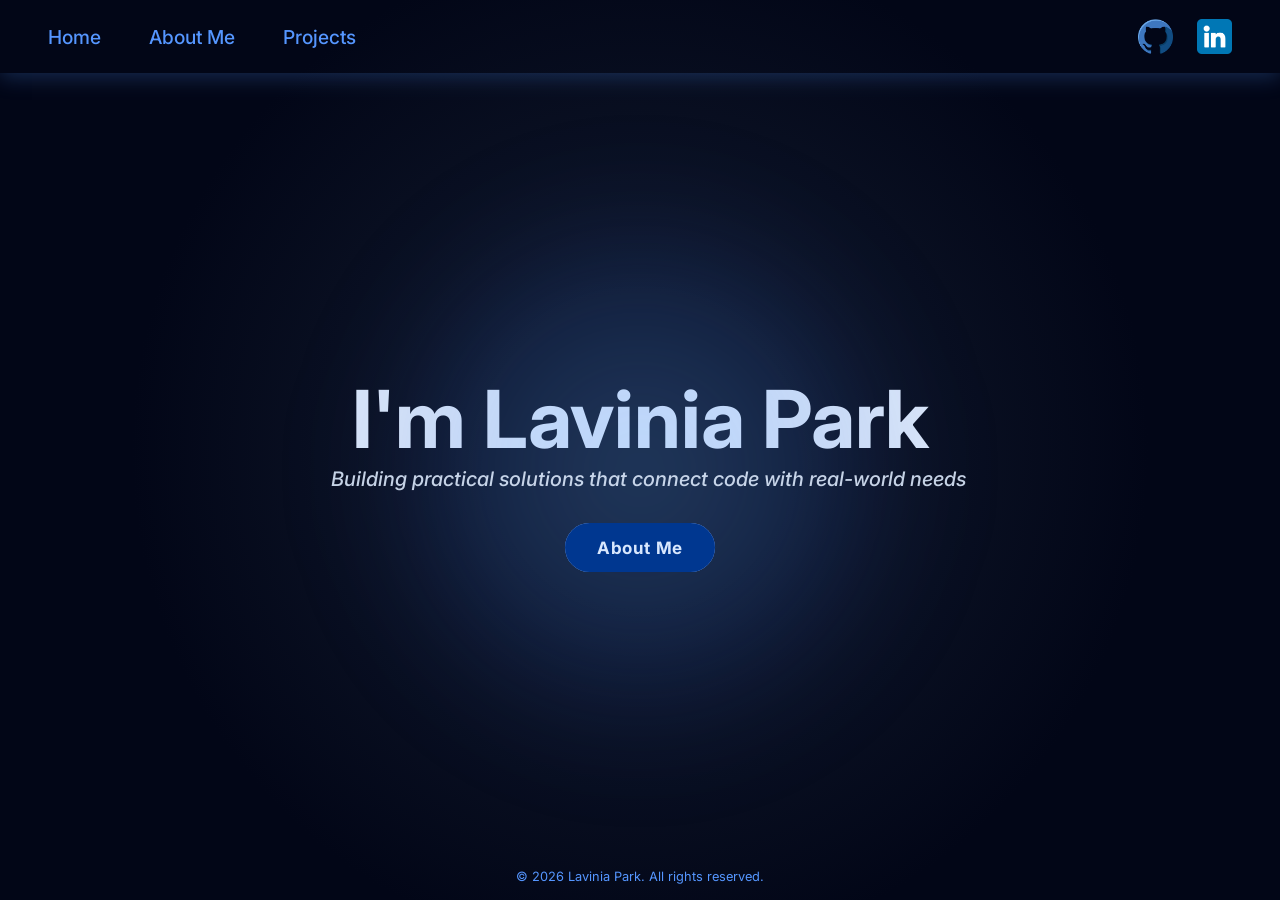
<file: index.html>
<!DOCTYPE html>
<html lang="en">
<head>
    <meta charset="UTF-8">
    <meta name="viewport" content="width=device-width, initial-scale=1.0">
    <title>Personal Portfolio - Lavinia Park</title>
    
    <link rel="stylesheet" href="css/style.css">
    <link rel="preconnect" href="https://fonts.googleapis.com">
    <link rel="preconnect" href="https://fonts.gstatic.com" crossorigin>
    <link href="https://fonts.googleapis.com/css2?family=Inter:ital,opsz,wght@0,14..32,100..900;1,14..32,100..900&display=swap" rel="stylesheet">
</head>
<body>
    <section class="hero">
        <header class="menu">
            <nav>
                <ul>
                    <li><a href="index.html" class="navbar">Home</a></li>
                    <li><a href="about.html" class="navbar">About Me</a></li>
                    <li><a href="projects.html" class="navbar">Projects</a></li>
                </ul>
                <div class="icons">
                    <a href="https://github.com/laviniapark" target="_blank">
                        <img src="images/github.png" alt="Github Icon">
                    </a>
                    <a href="https://www.linkedin.com/in/lavinia-park-l01122003/" target="_blank">
                        <img src="images/linkedin.png" alt="Linkedin Icon">
                    </a>
                </div>
            </nav>
        </header>
        <main>
            <div class="blob"></div>

            <div class="hero-box">
                <div class="hero-content">
                    <h1>I'm Lavinia Park</h1>
                    <p>Building practical solutions that connect code with real-world needs</p>
                </div>
                <a href="about.html" class="btn"><span>About Me</span></a>
            </div>
        </main>
        <footer>
            <p class="copyright">© 2026 Lavinia Park. All rights reserved.</p>
        </footer>
    </section>
</body>
</html>
</file>
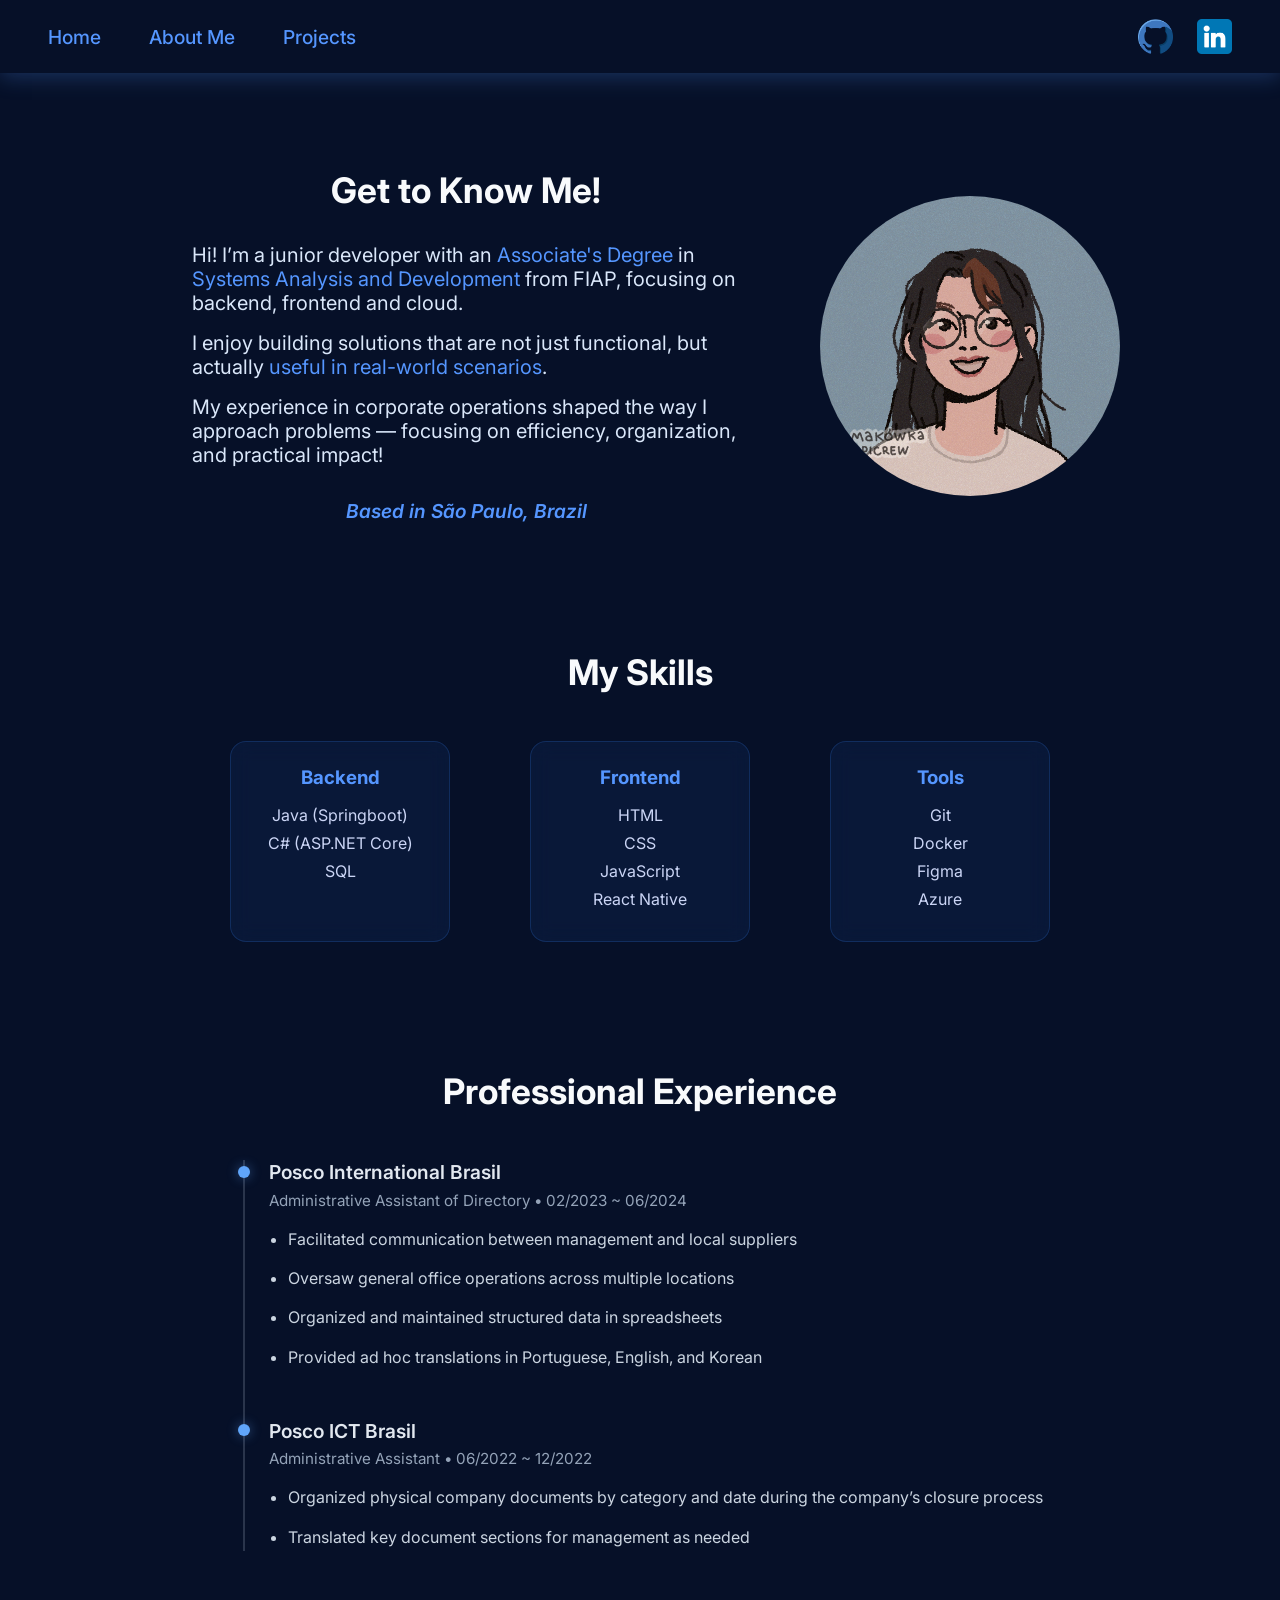
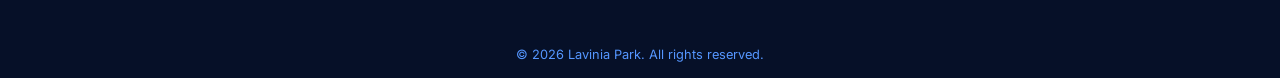
<file: about.html>
<!DOCTYPE html>
<html lang="en">
<head>
    <meta charset="UTF-8">
    <meta name="viewport" content="width=device-width, initial-scale=1.0">
    <title>Personal Portfolio - Lavinia Park</title>

    <link rel="stylesheet" href="css/style.css">
    <link rel="preconnect" href="https://fonts.googleapis.com">
    <link rel="preconnect" href="https://fonts.gstatic.com" crossorigin>
    <link href="https://fonts.googleapis.com/css2?family=Inter:ital,opsz,wght@0,14..32,100..900;1,14..32,100..900&display=swap" rel="stylesheet">
</head>
<body>
    <header class="menu">
        <nav>
            <ul>
                <li><a href="index.html" class="navbar">Home</a></li>
                <li><a href="about.html" class="navbar">About Me</a></li>
                <li><a href="projects.html" class="navbar">Projects</a></li>
            </ul>
            <div class="icons">
                <a href="https://github.com/laviniapark" target="_blank">
                    <img src="images/github.png" alt="Github Icon">
                </a>
                <a href="https://www.linkedin.com/in/lavinia-park-l01122003/" target="_blank">
                    <img src="images/linkedin.png" alt="Linkedin Icon">
                </a>
            </div>
        </nav>
    </header>
    <main>
        <div class="about">
            <section class="intro">
                <h1>Get to Know Me!</h1>
                <p>Hi! I’m a junior developer with an <span class="color">Associate's Degree</span> in <span class="color">Systems Analysis and Development</span> from FIAP, focusing on backend, frontend and cloud.</p>
                <p>I enjoy building solutions that are not just functional, but actually <span class="color">useful in real-world scenarios</span>.</p>
                <p>My experience in corporate operations shaped the way I approach problems — focusing on efficiency, organization, and practical impact!</p>
                <span class="italic-text">Based in São Paulo, Brazil</span>
            </section>
            <img src="images/my-icon.png" alt="My Icon" class="profile-pic">
        </div>
        <section class="skills">
            <h1>My Skills</h1>
            <div class="skills-container">
                <div class="skill-card">
                <h3>Backend</h3>
                <ul>
                    <li>Java (Springboot)</li>
                    <li>C# (ASP.NET Core)</li>
                    <li>SQL</li>
                </ul>
                </div>

                <div class="skill-card">
                <h3>Frontend</h3>
                <ul>
                    <li>HTML</li>
                    <li>CSS</li>
                    <li>JavaScript</li>
                    <li>React Native</li>
                </ul>
                </div>

                <div class="skill-card">
                <h3>Tools</h3>
                <ul>
                    <li>Git</li>
                    <li>Docker</li>
                    <li>Figma</li>
                    <li>Azure</li>
                </ul>
                </div>
            </div>
        </section>
        <section class="experience">
            <h1>Professional Experience</h1>
            <div class="timeline">
                <div class="timeline-item">
                    <div class="timeline-dot"></div>
                    <div class="timeline-content">
                        <h3>Posco International Brasil</h3>
                        <span>Administrative Assistant of Directory • 02/2023 ~ 06/2024</span>
                        <ul>
                            <li>Facilitated communication between management and local suppliers</li>
                            <li>Oversaw general office operations across multiple locations</li>
                            <li>Organized and maintained structured data in spreadsheets</li>
                            <li>Provided ad hoc translations in Portuguese, English, and Korean</li>
                        </ul>
                    </div>
                </div>

                <div class="timeline-item">
                    <div class="timeline-dot"></div>
                    <div class="timeline-content">
                        <h3>Posco ICT Brasil</h3>
                        <span>Administrative Assistant • 06/2022 ~ 12/2022</span>
                        <ul>
                            <li>Organized physical company documents by category and date during the company’s closure process</li>
                            <li>Translated key document sections for management as needed</li>
                        </ul>
                    </div>
                </div>
            </div>
        </section>
    </main>
    <footer>
        <p class="copyright">© 2026 Lavinia Park. All rights reserved.</p>
    </footer>
</body>
</html>
</file>
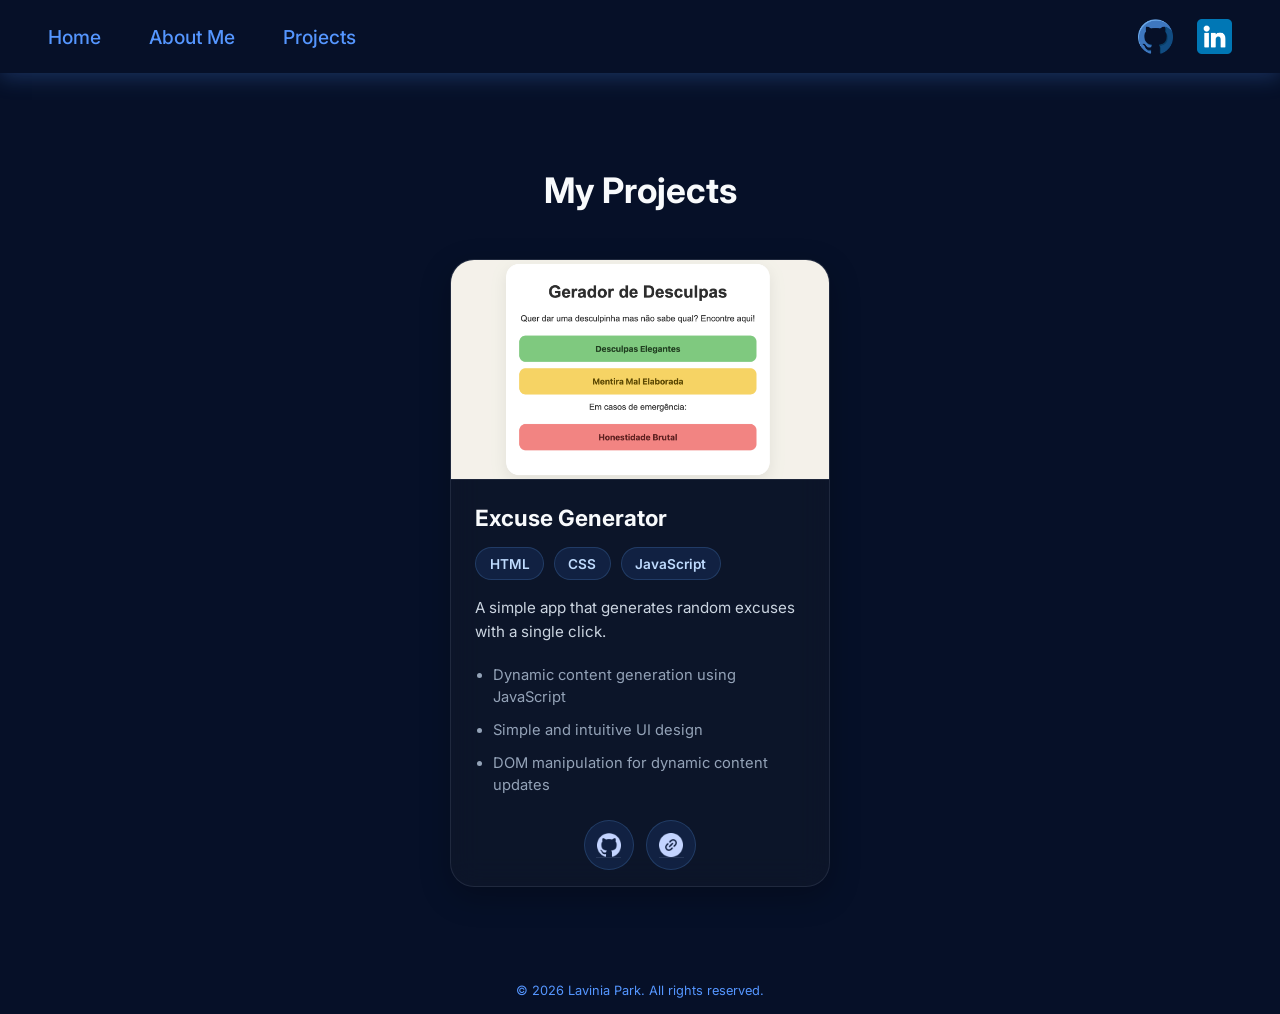
<file: projects.html>
<!DOCTYPE html>
<html lang="en">
<head>
    <meta charset="UTF-8">
    <meta name="viewport" content="width=device-width, initial-scale=1.0">
    <title>Personal Portfolio - Lavinia Park</title>

    <link rel="stylesheet" href="css/style.css">
    <link rel="preconnect" href="https://fonts.googleapis.com">
    <link rel="preconnect" href="https://fonts.gstatic.com" crossorigin>
    <link href="https://fonts.googleapis.com/css2?family=Inter:ital,opsz,wght@0,14..32,100..900;1,14..32,100..900&display=swap" rel="stylesheet">
</head>
<body>
    <header class="menu">
        <nav>
            <ul>
                <li><a href="index.html" class="navbar">Home</a></li>
                <li><a href="about.html" class="navbar">About Me</a></li>
                <li><a href="projects.html" class="navbar">Projects</a></li>
            </ul>
            <div class="icons">
                <a href="https://github.com/laviniapark" target="_blank">
                    <img src="images/github.png" alt="Github Icon">
                </a>
                <a href="https://www.linkedin.com/in/lavinia-park-l01122003/" target="_blank">
                    <img src="images/linkedin.png" alt="Linkedin Icon">
                </a>
            </div>
        </nav>
    </header>
    <main>
        <section class="projects">
            <h1>My Projects</h1>

            <div class="project-cards">
                <div class="project-card">
                    <img src="images/excuse-generator.png" alt="Excuse Generator Project">

                    <div class="project-content">
                        <h3>Excuse Generator</h3>

                        <div class="project-tags">
                            <span>HTML</span>
                            <span>CSS</span>
                            <span>JavaScript</span>
                        </div>

                        <p class="project-description">
                            A simple app that generates random excuses with a single click.
                        </p>

                        <ul class="project-highlights">
                            <li>Dynamic content generation using JavaScript</li>
                            <li>Simple and intuitive UI design</li>
                            <li>DOM manipulation for dynamic content updates</li>
                        </ul>
                    </div>
                    <div class="project-icons">
                        <a href="https://github.com/laviniapark/gerador-de-desculpas" target="_blank" title="View Code"><img src="images/github.png" alt="Github Icon"></a>
                        <a href="https://gerador-de-desculpas-six.vercel.app/" target="_blank" title="View Live Demo"><img src="images/link.png" alt="Live Demo Icon"></a>
                    </div>
                </div>
            </div>
        </section>
    </main>
    <footer>
        <p class="copyright">© 2026 Lavinia Park. All rights reserved.</p>
    </footer>
</body>
</html>
</file>
<file: css/style.css>
* {
  margin: 0;
  padding: 0;
  box-sizing: border-box;
}

body {
  margin: 0;
  font-family: 'Inter', sans-serif;
  color: #dae7fa;
  background-color: #061028;
  min-height: 100vh;
}

header {
  position: relative;
  z-index: 2;
  padding: 1.2rem 3rem;
}

/* Navigation Bar */
header nav {
  display: flex;
  justify-content: space-between;
  align-items: center;
}

header ul {
  list-style-type: none;
  display: flex;
  gap: 3rem;
  margin: 0;
  padding: 0;
}

.navbar {
  position: relative;
  text-decoration: none;
  color: #5596ff;
  font-weight: 500;
  font-size: 1.2rem;
}

.navbar::after {
  content: "";
  position: absolute;
  left: 0;
  bottom: -3px;
  width: 100%;
  height: 2px;
  background: #3b83f6;
  transform: scaleX(0);
  transform-origin: center;
  transition: transform 0.25s ease;
}

.navbar:hover {
  color: #92bcff;
}

.navbar:hover::after {
  transform: scaleX(1);
}

.icons {
  display: flex;
  align-items: center;
  gap: 1.5rem;
  margin-left: 3rem;
}

.icons a {
  display: flex;
  align-items: center;
}

.icons img {
  display: block;
  width: 35px;
  height: 35px;
}

main {
  position: relative;
  z-index: 2;
  flex: 1;
  display: flex;
  flex-direction: column;
  align-items: center;
  justify-content: center;
  gap: 2rem;
}

.hero {
  position: relative;
  min-height: 100vh;
  overflow: hidden;
  background: radial-gradient(circle at center, #0f172a 20%, #020617 65%);
  display: flex;
  flex-direction: column;
}

.blob {
  position: absolute;
  width: 560px;
  height: 560px;
  border-radius: 50%;
  pointer-events: none;
  top: 50%;
  left: 50%;
  transform: translate(-50%, -50%);
  filter: blur(50px);
  background: radial-gradient(
    circle,
    rgba(96, 165, 250, 0.25) 0%,
    rgba(59, 130, 246, 0.15) 40%,
    rgba(30, 64, 175, 0.08) 60%,
    transparent 75%
  );
}

/*Home Main Section*/

.hero-box {
  display: flex;
  flex-direction: column;
  align-items: center;
}

.hero-content {
  display: flex;
  flex-direction: column;
  align-items: center;
  text-align: center;
  animation: subirTexto 0.8s ease forwards;
  animation-delay: 1s;
  padding-bottom: 2rem;
}

.hero-content h1 {
    font-size: 5rem;
}

.hero-content p {
    font-weight: 500;
    opacity: 0.9;
    font-size: 1.25rem;
    padding-left: 1rem;
    font-style: italic;
}

.btn {
 outline: none;
 cursor: pointer;
 border: none;
 padding: 0.9rem 2rem;
 margin: 0;
 font-family: inherit;
 font-size: inherit;
 position: relative;
 display: inline-block;
 letter-spacing: 0.05rem;
 font-weight: 700;
 font-size: 17px;
 border-radius: 500px;
 overflow: hidden;
 background: #92bcff;
 color: #d8e7fd;
 text-decoration: none;
}

.btn span {
 position: relative;
 z-index: 10;
 transition: color 0.4s;
}

.btn:hover span {
 color: #003790;
}

.btn::before {
 content: "";
 position: absolute;
 top: 0;
 left: -10%;
 width: 120%;
 height: 100%;
 background: #003790;
 transform: skew(30deg);
 transition: transform 0.4s cubic-bezier(0.3, 1, 0.8, 1);
}

.btn:hover::before {
 transform: translate3d(100%, 0, 0);
}


/*Footer*/

footer {
  position: relative;
  z-index: 2;
  padding-bottom: 1rem;
}

.copyright {
  color: #5596ff;
  font-size: 0.8rem;
  text-align: center;
  margin: 0;
}

/*------------*/
/*ABOUT ME CSS*/
/*------------*/

.menu {
  box-shadow: 0 4px 20px rgba(85, 150, 255, 0.25);
}

.about {
    display: flex;
    align-items: center;
    justify-content: center;
    gap: 5rem;
}

.intro {
  display: flex;
  flex-direction: column;
  align-items: center;
  text-align: left;
  max-width: 580px;
  padding: 6rem 0rem;
  padding-left: 2rem;
  gap: 1rem;
}

.intro h1 {
    font-size: 2.2rem;
    margin-bottom: 1rem;
    color: #f8fafc;
}

.intro p {
    font-size: 1.25rem;
}

.color {
    font-size: 1.25rem;
    color: #5596ff;
    font-weight: 400;
}

.italic-text {
    font-size: 1.20rem;
    font-style: italic;
    font-weight: 600;
    color: #5596ff;
    padding-top: 1rem;
}

.profile-pic {
    width: 300px;
    height: 300px;
    border-radius: 50%;
    object-fit: cover;

}

/*SKILL SECTION*/

.skills {
  width: 100%;
  max-width: 1000px;
  text-align: center;
}

.skills h1 {
  font-size: 2.2rem;
  margin-bottom: 3rem;
  color: #f8fafc;
}

.skills-container {
  display: flex;
  justify-content: center;
  gap: 5rem;
  flex-wrap: wrap;
}

.skill-card {
  background: rgba(59, 131, 246, 0.08);
  border: 1px solid rgba(59, 131, 246, 0.2);
  border-radius: 16px;
  padding: 1.5rem 2rem;
  width: 220px;

  backdrop-filter: blur(10px);
  transition: all 0.3s ease;
}

.skill-card:hover {
  transform: translateY(-6px) scale(1.02);
  border: 1px solid rgba(96, 165, 250, 0.5);
  background: rgba(59, 131, 246, 0.12);
  box-shadow: 0 10px 25px rgba(59, 131, 246, 0.15);
}

.skill-card h3 {
  margin-bottom: 1rem;
  color: #5596ff;
}

.skill-card:hover h3 {
  color: #7fb3ff;
}

.skill-card ul {
  list-style: none;
  padding: 0;
}

.skill-card li {
  margin: 0.5rem 0;
  color: #cbd5f5;
  font-weight: 400;
}

/*PROFESSIONAL EXPERIENCE CSS*/

.experience {
  padding: 6rem 8%;
}

.experience h1 {
  font-size: 2.2rem;
  margin-bottom: 3rem;
  color: #f8fafc;
  text-align: center;
}

.timeline {
  position: relative;
  padding-left: 2rem;
}

.timeline::before {
  content: "";
  position: absolute;
  top: 0;
  left: 0.35rem;
  width: 2px;
  height: 100%;
  background: rgba(148, 163, 184, 0.25);
}

.timeline-item {
  position: relative;
  margin-bottom: 3rem;
}

.timeline-item:last-child {
  margin-bottom: 0;
}

.timeline-dot {
  position: absolute;
  top: 0.35rem;
  left: -1.95rem;
  width: 12px;
  height: 12px;
  border-radius: 50%;
  background: #60a5fa;
  box-shadow: 0 0 12px rgba(96, 165, 250, 0.45);
}

.timeline-content h3 {
  font-size: 1.2rem;
  font-weight: 600;
  color: #e2e8f0;
  margin-bottom: 0.35rem;
}

.timeline-content span {
  display: inline-block;
  font-size: 0.95rem;
  color: #94a3b8;
  margin-bottom: 1rem;
}

.timeline-content ul {
  padding-left: 1.2rem;
}

.timeline-content li {
  margin-bottom: 0.75rem;
  line-height: 1.7;
  color: #cbd5e1;
}

.timeline-content li:last-child {
  margin-bottom: 0;
}

/*PROJECTS CSS*/

.projects {
  width: 100%;
  max-width: 1200px;
  margin: 0 auto;
  padding: 6rem 2rem;
}

.projects h1 {
  font-size: 2.2rem;
  text-align: center;
  margin-bottom: 3rem;
  color: #f8fafc;
}

.project-cards {
  display: flex;
  justify-content: center;
  flex-wrap: wrap;
  gap: 2rem;
}

.project-card {
  width: 100%;
  max-width: 380px;
  background: rgba(15, 23, 42, 0.75);
  border: 1px solid rgba(148, 163, 184, 0.15);
  border-radius: 24px;
  overflow: hidden;
  box-shadow: 0 10px 30px rgba(0, 0, 0, 0.25);
  backdrop-filter: blur(14px);
  transition: transform 0.3s ease, box-shadow 0.3s ease, border-color 0.3s ease;
}

.project-card:hover {
  transform: translateY(-8px);
  border-color: rgba(96, 165, 250, 0.35);
  box-shadow: 0 18px 45px rgba(0, 0, 0, 0.35);
}

.project-card img {
  width: 100%;
  height: 220px;
  object-fit: cover;
  display: block;
  border-bottom: 1px solid rgba(148, 163, 184, 0.12);
}

.project-content {
  padding: 1.5rem;
}

.project-content h3 {
  font-size: 1.4rem;
  margin-bottom: 1rem;
  color: #f8fafc;
}

.project-tags {
  display: flex;
  flex-wrap: wrap;
  gap: 0.6rem;
  margin-bottom: 1rem;
}

.project-tags span {
  padding: 0.45rem 0.85rem;
  border-radius: 999px;
  font-size: 0.85rem;
  font-weight: 600;
  color: #bfdbfe;
  background: rgba(59, 130, 246, 0.12);
  border: 1px solid rgba(96, 165, 250, 0.2);
}

.project-description {
  font-size: 0.95rem;
  line-height: 1.6;
  color: #cbd5e1;
  margin-bottom: 1.2rem;
}

.project-highlights {
  padding-left: 1.1rem;
  color: #94a3b8;
  display: flex;
  flex-direction: column;
  gap: 0.7rem;
}

.project-highlights li {
  line-height: 1.5;
  font-size: 0.92rem;
}

.project-icons {
  display: flex;
  flex-direction: row;
  justify-content: center;
  gap: 0.8rem;
  padding-bottom: 1rem;
}

.project-icons a {
  width: 50px;
  height: 50px;
  border-radius: 50%;

  display: flex;
  align-items: center;
  justify-content: center;

  background: rgba(59, 130, 246, 0.12);
  border: 1px solid rgba(96, 165, 250, 0.2);

  transition: all 0.25s ease;
}

.project-icons a img {
  width: 25px;
  height: 25px;
  object-fit: contain;
  filter: brightness(0) saturate(100%) invert(80%) sepia(20%) saturate(500%) hue-rotate(190deg);
}

.project-icons a:hover {
  transform: translateY(-3px);
  background: rgba(59, 130, 246, 0.25);
  border-color: rgba(96, 165, 250, 0.4);
}

.project-icons a:hover img {
  filter: brightness(0) invert(1);
}
</file>
